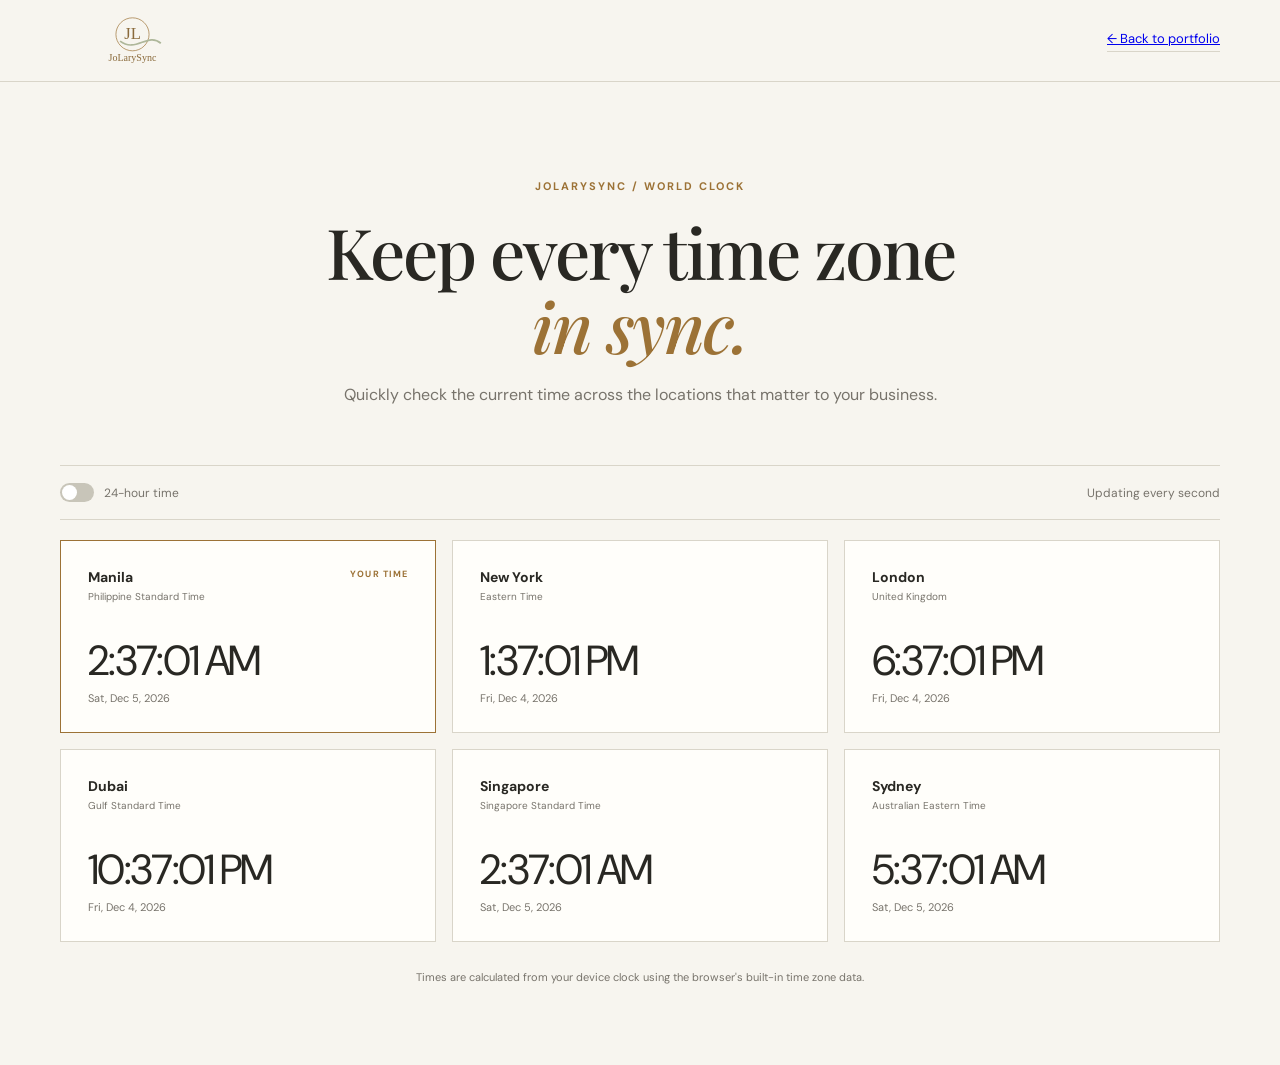
<file: clock.html>
<!doctype html>
<html lang="en">
<head>
  <meta charset="UTF-8">
  <meta name="viewport" content="width=device-width, initial-scale=1.0">
  <meta name="description" content="JoLarySync world time zone clock">
  <title>World Clock | JoLarySync</title>
  <link rel="preconnect" href="https://fonts.googleapis.com">
  <link rel="preconnect" href="https://fonts.gstatic.com" crossorigin>
  <link href="https://fonts.googleapis.com/css2?family=DM+Sans:wght@400;500;600;700&family=Playfair+Display:wght@500;600&display=swap" rel="stylesheet">
  <link rel="stylesheet" href="clock.css">
</head>
<body>
  <header class="clock-header">
    <a href="index.html" class="brand"><img src="assets/jolarysync-logo.svg" alt="JoLarySync logo"></a>
    <a class="back-link" href="index.html">← Back to portfolio</a>
  </header>

  <main class="clock-page">
    <section class="clock-intro">
      <p class="eyebrow">JOLARYSYNC / WORLD CLOCK</p>
      <h1>Keep every time zone<br><em>in sync.</em></h1>
      <p>Quickly check the current time across the locations that matter to your business.</p>
    </section>

    <section class="clock-toolbar" aria-label="Clock settings">
      <label class="toggle-label"><input id="format-toggle" type="checkbox"><span class="switch"></span> 24-hour time</label>
      <p id="live-status" aria-live="polite">Updating every second</p>
    </section>

    <section id="clock-grid" class="clock-grid" aria-label="Current times by time zone"></section>

    <p class="clock-note">Times are calculated from your device clock using the browser's built-in time zone data.</p>
  </main>

  <script src="clock.js"></script>
</body>
</html>
</file>
<file: clock.css>
:root{--ink:#292823;--muted:#77736b;--paper:#f7f5ef;--tint:#eeece3;--line:#d9d5c9;--gold:#9c7236;--olive:#8b8b74;--white:#fffefa}*{box-sizing:border-box}body{margin:0;background:var(--paper);color:var(--ink);font-family:'DM Sans',sans-serif;min-height:100vh}.clock-header{height:82px;border-bottom:1px solid var(--line);display:flex;align-items:center;justify-content:space-between;padding:0 max(24px,calc((100% - 1160px)/2))}.brand img{width:145px;display:block}.back-link{font-size:13px;border-bottom:1px solid var(--line);padding-bottom:4px}.back-link:hover{color:var(--gold)}.clock-page{width:min(1160px,calc(100% - 48px));margin:auto;padding:86px 0 70px}.clock-intro{text-align:center;max-width:650px;margin:auto}.eyebrow{font-size:11px;letter-spacing:.18em;color:var(--gold);font-weight:700}.clock-intro h1{font-family:'Playfair Display',serif;font-weight:500;font-size:clamp(43px,6vw,70px);line-height:1.05;letter-spacing:-.03em;margin:22px 0}.clock-intro h1 em{font-style:italic;color:var(--gold)}.clock-intro p:last-child{color:var(--muted);font-size:16px}.clock-toolbar{display:flex;justify-content:space-between;align-items:center;border-top:1px solid var(--line);border-bottom:1px solid var(--line);margin:60px 0 20px;padding:17px 0;font-size:12px;color:var(--muted)}.clock-toolbar p{margin:0}.toggle-label{display:flex;align-items:center;gap:10px;cursor:pointer}.toggle-label input{position:absolute;opacity:0}.switch{width:34px;height:19px;border-radius:20px;background:#c8c5b9;position:relative;transition:.2s}.switch:after{content:'';position:absolute;width:15px;height:15px;left:2px;top:2px;border-radius:50%;background:#fff;transition:.2s}.toggle-label input:checked+.switch{background:var(--gold)}.toggle-label input:checked+.switch:after{transform:translateX(15px)}.clock-grid{display:grid;grid-template-columns:repeat(3,1fr);gap:16px}.clock-card{background:var(--white);border:1px solid var(--line);padding:27px;min-height:190px;transition:transform .2s,box-shadow .2s}.clock-card:hover{transform:translateY(-3px);box-shadow:0 12px 28px #554b3712}.clock-card.local{border-color:var(--gold)}.clock-card header{height:auto;border:0;padding:0;display:flex;justify-content:space-between;align-items:start}.city{font-size:14px;font-weight:700}.zone{font-size:10px;color:var(--muted);margin-top:4px}.badge{font-size:9px;letter-spacing:.12em;color:var(--gold);font-weight:700}.time{font-family:'DM Sans',sans-serif;font-size:clamp(29px,4vw,42px);letter-spacing:-.04em;margin:30px 0 3px}.date{font-size:11px;color:var(--muted)}.clock-note{text-align:center;font-size:11px;color:var(--muted);margin-top:28px}@media(max-width:720px){.clock-header{height:70px;padding:0 16px}.brand img{width:120px}.back-link{font-size:11px}.clock-page{width:calc(100% - 32px);padding-top:55px}.clock-toolbar{margin-top:40px}.clock-grid{grid-template-columns:1fr}.clock-card{min-height:155px}.time{margin-top:23px}}
</file>
